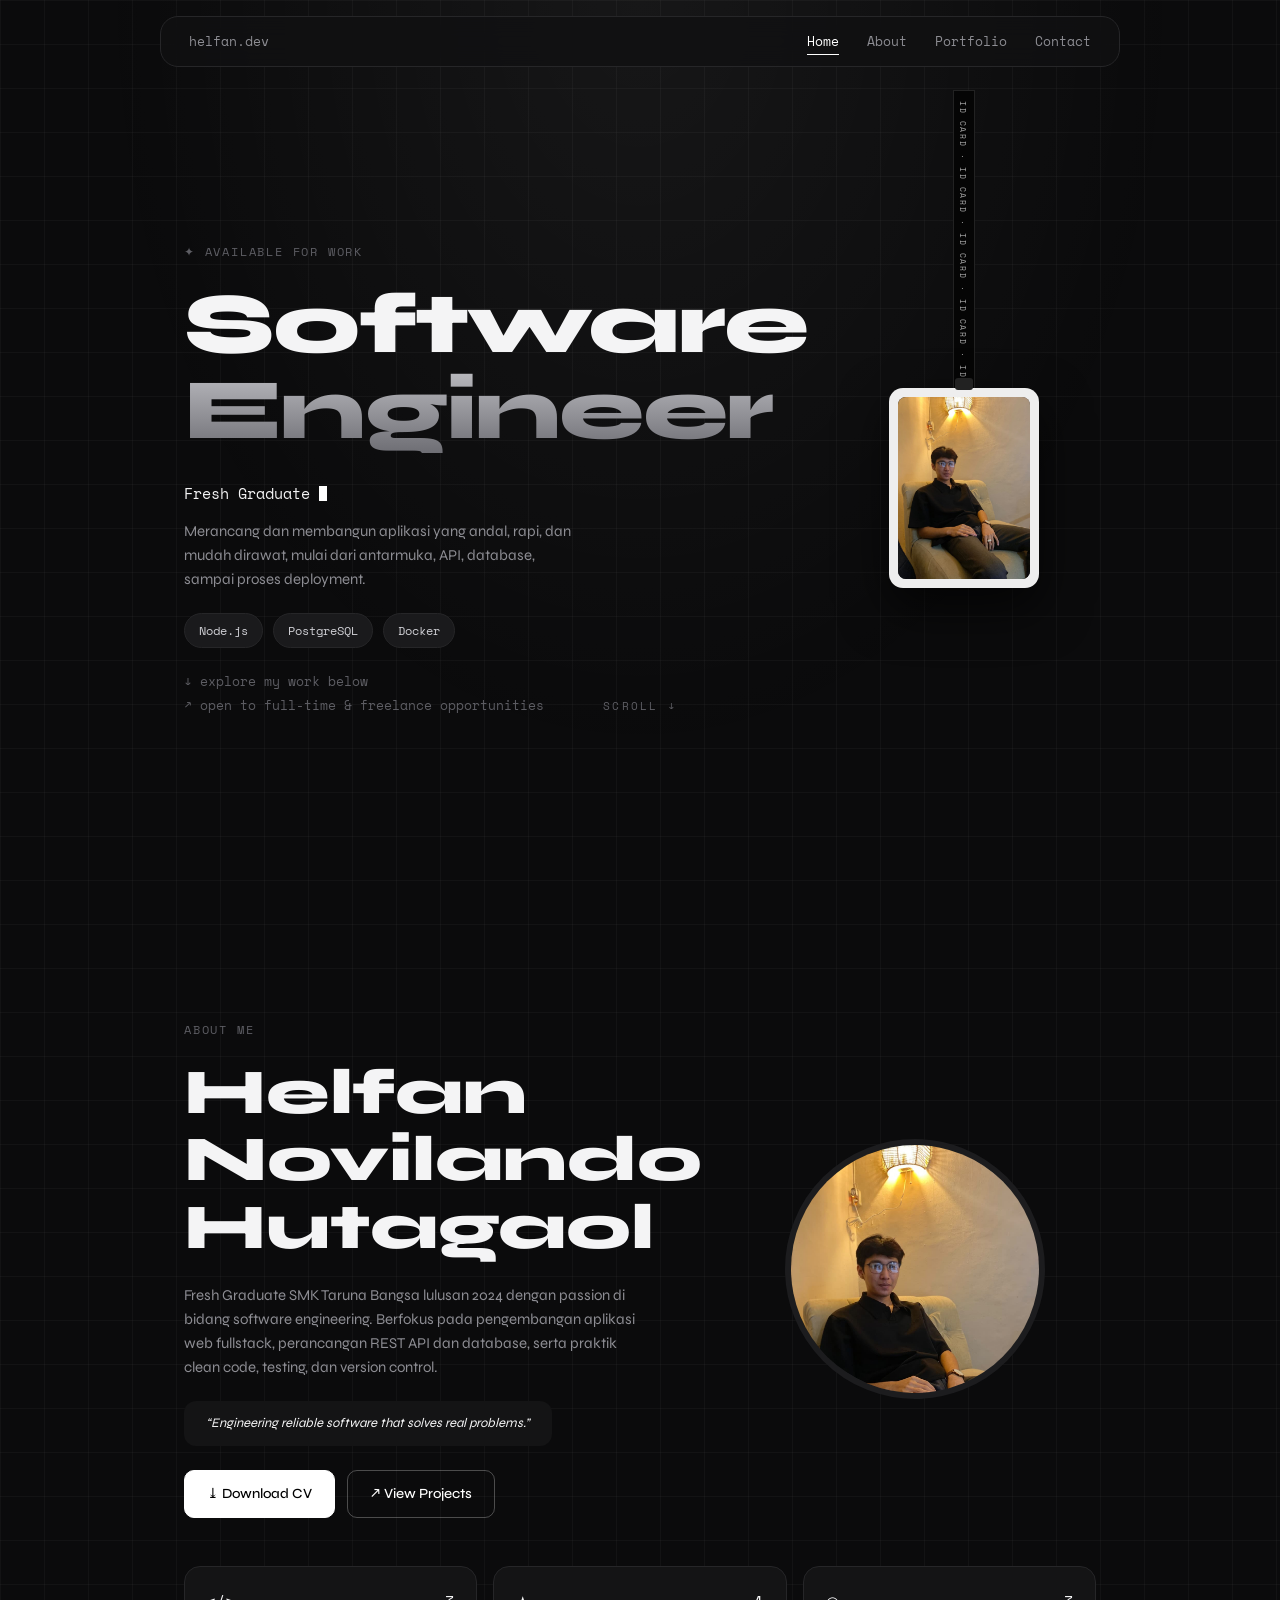
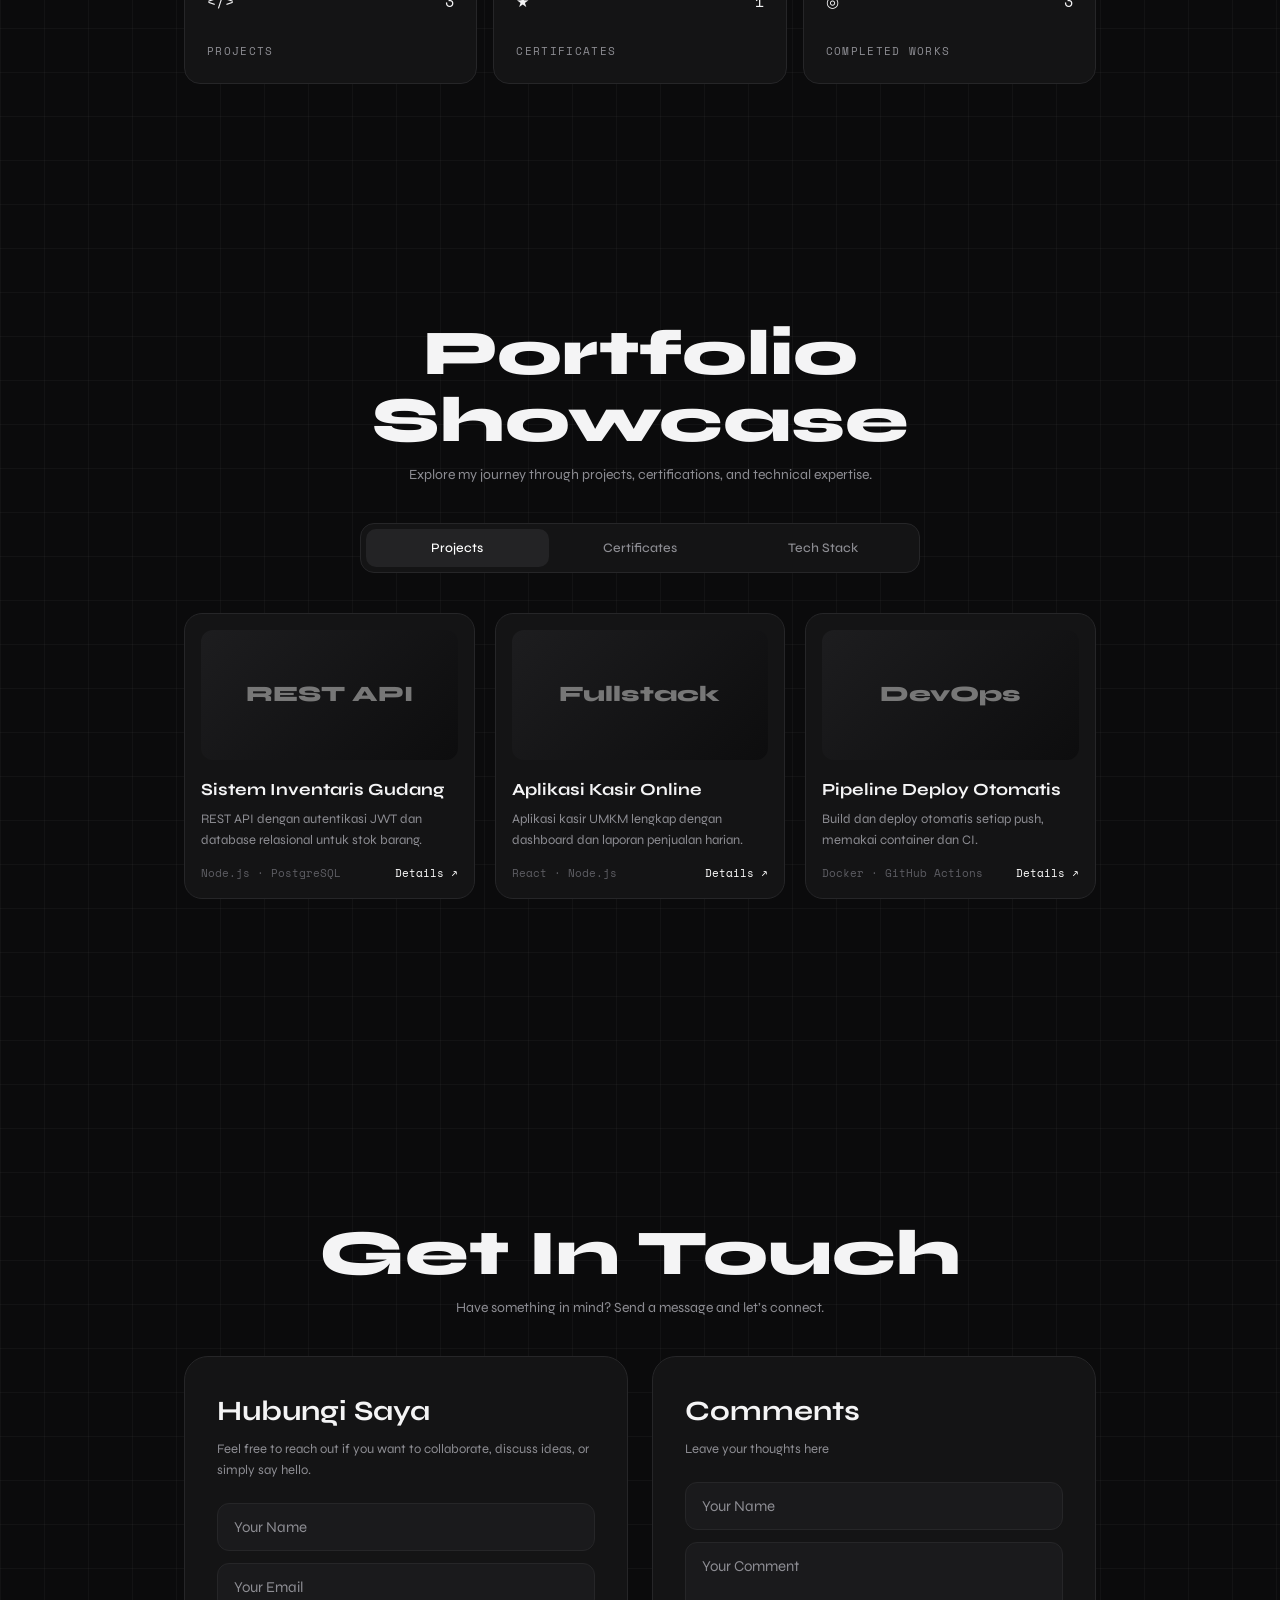
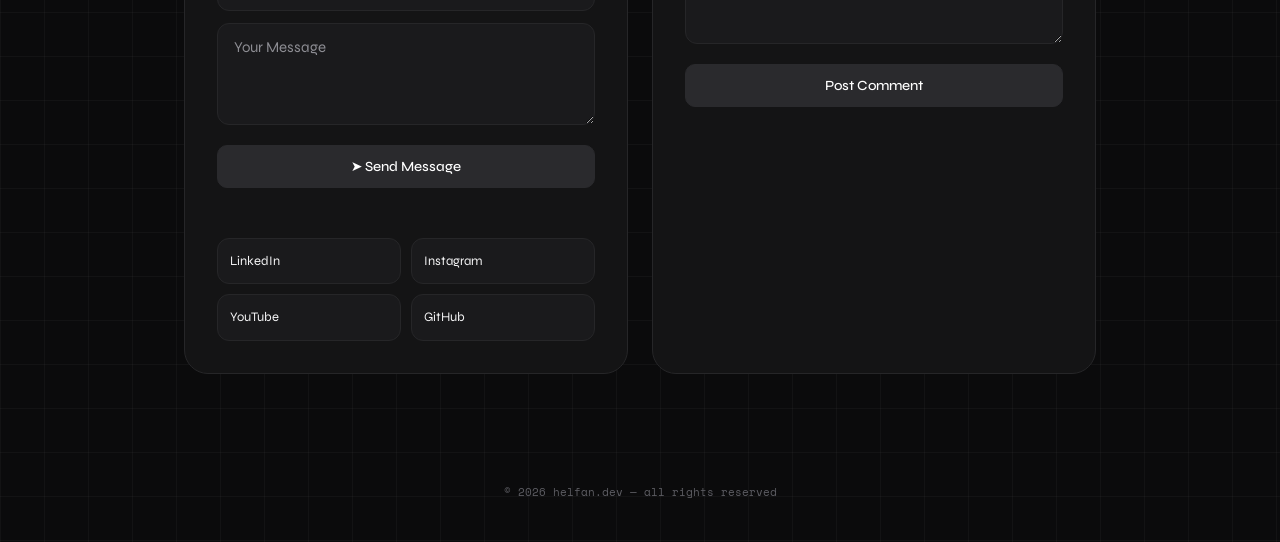
<file: index.html>
<!DOCTYPE html>
<html lang="id">

<head>
  <meta charset="utf-8">
  <meta name="viewport" content="width=device-width, initial-scale=1, viewport-fit=cover">
  <meta name="color-scheme" content="dark">

  <!-- ===== SEO (ganti NAMA.vercel.app dengan alamat situs lu setelah deploy) ===== -->
  <title>Helfan Novilando Hutagaol – Software Engineer</title>
  <meta name="description" content="Portofolio Helfan Novilando Hutagaol, software engineer lulusan SMK Taruna Bangsa. Lihat proyek engineering, sertifikat, dan kontak.">
  <link rel="canonical" href="https://NAMA.vercel.app/">
  <meta property="og:title" content="Helfan Novilando Hutagaol – Software Engineer">
  <meta property="og:description" content="Portofolio software engineer: web, API, dan database.">
  <meta property="og:type" content="website">
  <meta property="og:url" content="https://NAMA.vercel.app/">

  <!-- Tempel kode verifikasi Google Search Console di sini nanti:
       <meta name="google-site-verification" content="..."> -->

  <!-- ===== Font & CSS ===== -->
  <link rel="preconnect" href="https://fonts.googleapis.com">
  <link rel="preconnect" href="https://fonts.gstatic.com" crossorigin>
  <link href="https://fonts.googleapis.com/css2?family=Syne:wght@400;500;700;800&family=Space+Mono&display=swap" rel="stylesheet">
  <link rel="stylesheet" href="style.css">
</head>

<body>

  <!-- ================= NAVBAR ================= -->
  <nav>
    <span class="logo">helfan.dev</span>
    <ul>
      <li><a href="#home" class="on">Home</a></li>
      <li><a href="#about">About</a></li>
      <li><a href="#portfolio">Portfolio</a></li>
      <li><a href="#contact">Contact</a></li>
    </ul>
  </nav>


  <!-- ================= HOME ================= -->
  <section id="home">
    <div class="w">
      <div class="hero">

        <!-- Teks kiri -->
        <div>
          <div class="tag">✦ AVAILABLE FOR WORK</div>
          <h1>Software<span>Engineer</span></h1>
          <div class="role">Fresh Graduate <i></i></div>
          <p class="desc">
            Merancang dan membangun aplikasi yang andal, rapi, dan mudah dirawat,
            mulai dari antarmuka, API, database, sampai proses deployment.
          </p>
          <div class="pills">
            <span>Node.js</span>
            <span>PostgreSQL</span>
            <span>Docker</span>
          </div>
          <div class="hint">
            ↓ explore my work below<br>
            ↗ open to full-time &amp; freelance opportunities
          </div>
        </div>

        <!-- Kartu ID menggantung (kanan) -->
        <div class="lan">
          <div class="sw" id="sw">
            <div class="strap">ID CARD · ID CARD · ID CARD · ID CARD · ID CARD · ID CARD · ID CARD</div>
            <div class="card">
              <div class="foto-box">
                <!-- FOTO KARTU: pakai file foto.jpg di folder yang sama -->
                <img src="foto.jpg" alt="Foto Helfan Novilando Hutagaol" onerror="this.style.display='none'">
              </div>
            </div>
          </div>
        </div>

      </div>
      <div class="scroll">SCROLL ↓</div>
    </div>
  </section>


  <!-- ================= ABOUT ================= -->
  <section id="about">
    <div class="w">
      <div class="ab">

        <div>
          <div class="tag">ABOUT ME</div>
          <h2>Helfan Novilando Hutagaol</h2>
          <p>
            Fresh Graduate SMK Taruna Bangsa lulusan 2024 dengan passion di bidang software
            engineering. Berfokus pada pengembangan aplikasi web fullstack, perancangan REST API
            dan database, serta praktik clean code, testing, dan version control.
          </p>
          <div class="q">“Engineering reliable software that solves real problems.”</div>
          <div class="btns">
            <a class="b w1" href="#">⤓ Download CV</a>
            <a class="b" href="#portfolio">↗ View Projects</a>
          </div>
        </div>

        <!-- FOTO BULAT: pakai file foto.jpg yang sama -->
        <div class="av foto-box">
          <img src="foto.jpg" alt="Foto Helfan Novilando Hutagaol" onerror="this.style.display='none'">
        </div>

      </div>

      <!-- Statistik -->
      <div class="stats">
        <div class="st"><div><span>&lt;/&gt;</span><span>3</span></div><small>PROJECTS</small></div>
        <div class="st"><div><span>★</span><span>1</span></div><small>CERTIFICATES</small></div>
        <div class="st"><div><span>◎</span><span>3</span></div><small>COMPLETED WORKS</small></div>
      </div>
    </div>
  </section>


  <!-- ================= PORTFOLIO ================= -->
  <section id="portfolio" class="c">
    <div class="w">
      <h2>Portfolio Showcase</h2>
      <p class="sub">Explore my journey through projects, certifications, and technical expertise.</p>

      <div class="tabs" role="tablist">
        <button class="on" data-t="p1">Projects</button>
        <button data-t="p2">Certificates</button>
        <button data-t="p3">Tech Stack</button>
      </div>

      <!-- Tab: Projects (salin satu blok .pc untuk tambah proyek) -->
      <div class="pane on" id="p1">
        <div class="grid">
          <div class="pc">
            <div class="th">REST API</div>
            <h3>Sistem Inventaris Gudang</h3>
            <p>REST API dengan autentikasi JWT dan database relasional untuk stok barang.</p>
            <div class="f"><span>Node.js · PostgreSQL</span><a href="#">Details ↗</a></div>
          </div>
          <div class="pc">
            <div class="th">Fullstack</div>
            <h3>Aplikasi Kasir Online</h3>
            <p>Aplikasi kasir UMKM lengkap dengan dashboard dan laporan penjualan harian.</p>
            <div class="f"><span>React · Node.js</span><a href="#">Details ↗</a></div>
          </div>
          <div class="pc">
            <div class="th">DevOps</div>
            <h3>Pipeline Deploy Otomatis</h3>
            <p>Build dan deploy otomatis setiap push, memakai container dan CI.</p>
            <div class="f"><span>Docker · GitHub Actions</span><a href="#">Details ↗</a></div>
          </div>
        </div>
      </div>

      <!-- Tab: Certificates -->
      <div class="pane" id="p2">
        <div class="grid">
          <div class="pc">
            <div class="th">Sertifikat</div>
            <h3>Sertifikat PKL</h3>
            <p>Praktik Kerja Lapangan, Nama Perusahaan.</p>
            <div class="f"><span>2025</span><a href="#">Lihat ↗</a></div>
          </div>
        </div>
      </div>

      <!-- Tab: Tech Stack -->
      <div class="pane" id="p3">
        <div class="tech">
          <div><b>JS</b>JavaScript</div>
          <div><b>TS</b>TypeScript</div>
          <div><b>N</b>Node.js</div>
          <div><b>Py</b>Python</div>
          <div><b>⚛</b>React</div>
          <div><b>DB</b>PostgreSQL</div>
          <div><b>API</b>REST API</div>
          <div><b>D</b>Docker</div>
          <div><b>G</b>Git</div>
          <div><b>Li</b>Linux</div>
        </div>
      </div>
    </div>
  </section>


  <!-- ================= CONTACT ================= -->
  <section id="contact" class="c">
    <div class="w">
      <h2>Get In Touch</h2>
      <p class="sub">Have something in mind? Send a message and let’s connect.</p>

      <div class="ct">

        <!-- Form pesan -->
        <div class="bx">
          <h3>Hubungi Saya</h3>
          <p>Feel free to reach out if you want to collaborate, discuss ideas, or simply say hello.</p>
          <input id="n1" placeholder="Your Name" aria-label="Nama">
          <input id="e1" type="email" placeholder="Your Email" aria-label="Email">
          <textarea id="m1" rows="4" placeholder="Your Message" aria-label="Pesan"></textarea>
          <button class="b" id="send">➤ Send Message</button>
          <div class="msg" id="ok"></div>

          <!-- Link sosial: ganti href="#" dengan link asli -->
          <div class="soc">
            <a href="#">LinkedIn</a>
            <a href="#">Instagram</a>
            <a href="#">YouTube</a>
            <a href="#">GitHub</a>
          </div>
        </div>

        <!-- Komentar -->
        <div class="bx">
          <h3>Comments</h3>
          <p>Leave your thoughts here</p>
          <input id="n2" placeholder="Your Name" aria-label="Nama">
          <textarea id="c2" rows="4" placeholder="Your Comment" aria-label="Komentar"></textarea>
          <button class="b" id="post">Post Comment</button>
          <div class="cm" id="cm"></div>
        </div>

      </div>
    </div>
  </section>

  <footer>© 2026 helfan.dev — all rights reserved</footer>

  <script src="script.js"></script>
</body>

</html>
</file>
<file: style.css>
/* =====================================================
   1. VARIABEL (warna & font) — ubah tema dari sini
   ===================================================== */
:root {
  --bg:   #0b0b0c;
  --card: #141415;
  --card2:#1a1a1c;
  --line: #262628;
  --fg:   #f4f4f5;
  --mute: #8d8d93;
  --dim:  #5d5d63;

  --d: 'Syne', system-ui, sans-serif;
  --m: 'Space Mono', ui-monospace, monospace;

  color-scheme: dark;
  box-sizing: border-box;
  padding-top: env(safe-area-inset-top, 0px);
  padding-bottom: env(safe-area-inset-bottom, 0px);
}

/* =====================================================
   2. RESET & DASAR
   ===================================================== */
html { scroll-behavior: smooth; scroll-padding-top: 90px; }
* { box-sizing: border-box; margin: 0; }

body {
  background: var(--bg);
  color: var(--fg);
  font-family: var(--d);
  font-size: 16px;
  line-height: 1.6;
  overflow-x: hidden;
  /* garis grid halus */
  background-image:
    linear-gradient(#ffffff08 1px, transparent 1px),
    linear-gradient(90deg, #ffffff08 1px, transparent 1px);
  background-size: 44px 44px;
}

/* cahaya lembut di atas */
body::before {
  content: "";
  position: fixed;
  inset: 0;
  background: radial-gradient(ellipse at 50% 0, #ffffff0d, transparent 60%);
  pointer-events: none;
}

a { color: inherit; text-decoration: none; }
:focus-visible { outline: 2px solid #fff; outline-offset: 3px; }

.w { max-width: 960px; margin: 0 auto; padding: 0 24px; position: relative; }
section { padding: 120px 0 60px; min-height: 100vh; }
.c { text-align: center; }
.c p.sub { color: var(--mute); margin: 10px 0 36px; font-size: 14px; }

h2 { font-size: clamp(36px, 6.5vw, 64px); line-height: 1.05; font-weight: 800; }

/* =====================================================
   3. NAVBAR
   ===================================================== */
nav {
  position: fixed;
  top: calc(16px + env(safe-area-inset-top, 0px));
  left: 50%;
  transform: translateX(-50%);
  width: min(960px, calc(100% - 32px));
  z-index: 20;
  display: flex;
  justify-content: space-between;
  align-items: center;
  padding: 14px 28px;
  background: #111112d9;
  backdrop-filter: blur(12px);
  border: 1px solid var(--line);
  border-radius: 18px;
  font-family: var(--m);
  font-size: 13px;
}
nav .logo { color: var(--mute); }
nav ul { display: flex; gap: 28px; list-style: none; padding: 0; }
nav ul a {
  color: var(--mute);
  padding-bottom: 3px;
  border-bottom: 1px solid transparent;
  transition: color .2s;
}
nav ul a:hover,
nav ul a.on { color: #fff; }
nav ul a.on { border-color: #fff; }

/* =====================================================
   4. HOME / HERO
   ===================================================== */
#home { display: flex; align-items: center; }

.hero {
  display: grid;
  grid-template-columns: 1.2fr 1fr;
  gap: 24px;
  align-items: center;
  width: 100%;
}

.tag {
  font-family: var(--m);
  font-size: 12px;
  letter-spacing: .15em;
  color: var(--dim);
  margin-bottom: 20px;
}

.hero h1 {
  font-size: clamp(44px, 8.5vw, 86px);
  line-height: 1;
  font-weight: 800;
  letter-spacing: -.02em;
}
.hero h1 span {
  display: block;
  background: linear-gradient(180deg, #bdbdc2, #6e6e74);
  -webkit-background-clip: text;
  background-clip: text;
  color: transparent;
}

.role { font-family: var(--m); margin: 28px 0 14px; font-size: 15px; }
.role i {
  display: inline-block;
  width: 8px;
  height: 1em;
  background: #fff;
  vertical-align: -2px;
  animation: blink 1s steps(2) infinite;
}
@keyframes blink { 50% { opacity: 0; } }

.desc { color: var(--mute); max-width: 44ch; font-size: 15px; }

.pills { display: flex; gap: 10px; flex-wrap: wrap; margin: 22px 0; }
.pills span {
  font-family: var(--m);
  font-size: 12px;
  padding: 7px 14px;
  background: var(--card2);
  border: 1px solid var(--line);
  border-radius: 99px;
  color: #cfcfd4;
}

.hint { font-family: var(--m); font-size: 12.5px; color: var(--dim); line-height: 1.9; }

.scroll {
  position: absolute;
  bottom: 24px;
  left: 50%;
  transform: translateX(-50%);
  font-family: var(--m);
  font-size: 11px;
  letter-spacing: .2em;
  color: var(--dim);
}

/* =====================================================
   5. FOTO (dipakai di kartu ID & avatar About)
   Foto = file foto.jpg. Kalau file belum ada,
   otomatis tampil siluet.
   ===================================================== */
.foto-box {
  overflow: hidden;
  background:
    url("data:image/svg+xml,%3Csvg xmlns='http://www.w3.org/2000/svg' viewBox='0 0 100 90'%3E%3Ccircle cx='50' cy='30' r='17' fill='%23cfcfcf'/%3E%3Cpath d='M8 90c2-28 20-36 42-36s40 8 42 36z' fill='%232a2a2c'/%3E%3C/svg%3E") center bottom / 85% no-repeat,
    linear-gradient(120deg, #0d0d0e 40%, #555 55%, #111 70%);
}
.foto-box img {
  display: block;
  width: 100%;
  height: 100%;
  object-fit: cover;
  object-position: center top; /* ubah ke "center" kalau wajah terpotong */
}

/* =====================================================
   6. KARTU ID MENGGANTUNG
   ===================================================== */
.lan { position: relative; height: 520px; display: flex; justify-content: center; }

.sw {
  position: absolute;
  top: -130px;
  left: 50%;
  width: 240px;
  height: 560px;
  margin-left: -120px;
  transform-origin: 50% 0;
  animation: swing 5s ease-in-out infinite;
  touch-action: none;
  cursor: grab;
}
@keyframes swing {
  0%, 100% { transform: rotate(-3deg); }
  50%      { transform: rotate(3deg); }
}

.strap {
  position: absolute;
  left: 50%;
  top: 0;
  width: 22px;
  height: 300px;
  margin-left: -11px;
  background: #050505;
  border: 1px solid #222;
  font-family: var(--m);
  font-size: 8px;
  color: #aaa;
  writing-mode: vertical-rl;
  text-align: center;
  letter-spacing: .2em;
  line-height: 22px;
  overflow: hidden;
}

.card {
  position: absolute;
  left: 50%;
  top: 298px;
  width: 150px;
  height: 200px;
  margin-left: -75px;
  background: #eee;
  border-radius: 14px;
  padding: 9px;
  box-shadow: 0 20px 50px #000a;
}
.card::before { /* klip kartu */
  content: "";
  position: absolute;
  top: -10px;
  left: 50%;
  width: 18px;
  height: 12px;
  margin-left: -9px;
  background: #222;
  border-radius: 3px;
}
.card .foto-box { width: 100%; height: 100%; border-radius: 8px; }

/* =====================================================
   7. ABOUT
   ===================================================== */
.ab { display: grid; grid-template-columns: 1.3fr 1fr; gap: 32px; align-items: center; }
.ab p { color: var(--mute); margin: 22px 0; max-width: 52ch; font-size: 15px; }

.q {
  font-style: italic;
  font-size: 13px;
  background: var(--card);
  padding: 12px 22px;
  border-radius: 12px;
  display: inline-block;
  margin-bottom: 24px;
}

.av {
  width: min(260px, 70vw);
  aspect-ratio: 1;
  border-radius: 50%;
  margin: auto;
  border: 6px solid #1c1c1e;
}

.stats { display: grid; grid-template-columns: repeat(3, 1fr); gap: 16px; margin-top: 48px; }
.st {
  background: var(--card);
  border: 1px solid var(--line);
  border-radius: 16px;
  padding: 22px;
  display: flex;
  flex-direction: column;
  gap: 30px;
  transition: border-color .2s;
}
.st:hover { border-color: #444; }
.st div { display: flex; justify-content: space-between; font-family: var(--m); font-size: 15px; }
.st small { font-family: var(--m); font-size: 11px; letter-spacing: .12em; color: var(--mute); }

/* =====================================================
   8. TOMBOL
   ===================================================== */
.btns { display: flex; gap: 12px; flex-wrap: wrap; }
.b {
  display: inline-flex;
  gap: 8px;
  align-items: center;
  padding: 12px 22px;
  border-radius: 10px;
  font-weight: 500;
  font-size: 14px;
  border: 1px solid #fff4;
  background: none;
  color: #fff;
  font-family: var(--d);
  cursor: pointer;
  transition: transform .2s, background .2s;
}
.b.w1 { background: #fff; color: #000; border-color: #fff; }
.b:hover { transform: translateY(-2px); }

/* =====================================================
   9. PORTFOLIO (tab, proyek, tech stack)
   ===================================================== */
.tabs {
  display: flex;
  max-width: 560px;
  margin: 0 auto 40px;
  padding: 5px;
  background: var(--card);
  border: 1px solid var(--line);
  border-radius: 14px;
}
.tabs button {
  flex: 1;
  padding: 11px;
  border: 0;
  border-radius: 10px;
  background: none;
  color: var(--mute);
  font: 500 13px var(--d);
  cursor: pointer;
  transition: background .25s, color .25s;
}
.tabs button.on { background: #232325; color: #fff; }

.pane { display: none; }
.pane.on { display: block; animation: fadeIn .4s; }
@keyframes fadeIn { from { opacity: 0; transform: translateY(10px); } }

.grid { display: grid; grid-template-columns: repeat(auto-fill, minmax(250px, 1fr)); gap: 20px; text-align: left; }

.pc {
  background: var(--card);
  border: 1px solid var(--line);
  border-radius: 18px;
  padding: 16px;
  transition: transform .25s, border-color .25s;
}
.pc:hover { transform: translateY(-4px); border-color: #444; }
.pc h3 { font-size: 17px; }
.pc p  { color: var(--mute); font-size: 13px; margin: 6px 0 14px; }
.pc .f { display: flex; justify-content: space-between; font-family: var(--m); font-size: 11px; color: var(--dim); }
.pc .f a { color: #fff; }

.th {
  height: 130px;
  border-radius: 12px;
  background: linear-gradient(135deg, #1d1d1f, #0d0d0e);
  display: flex;
  align-items: center;
  justify-content: center;
  font-weight: 800;
  font-size: 22px;
  color: #777;
  margin-bottom: 16px;
}

.tech { display: grid; grid-template-columns: repeat(auto-fill, minmax(120px, 1fr)); gap: 14px; }
.tech div {
  background: var(--card);
  border: 1px solid var(--line);
  border-radius: 14px;
  padding: 26px 8px 18px;
  font-family: var(--m);
  font-size: 12px;
  color: var(--mute);
  transition: color .2s, transform .2s;
}
.tech div:hover { color: #fff; transform: translateY(-3px); }
.tech b { display: block; font: 800 26px var(--d); color: #ddd; margin-bottom: 8px; }

/* =====================================================
   10. CONTACT
   ===================================================== */
.ct { display: grid; grid-template-columns: 1fr 1fr; gap: 24px; text-align: left; }

.bx { background: var(--card); border: 1px solid var(--line); border-radius: 24px; padding: 32px; }
.bx h3 { font-size: 28px; font-weight: 700; }
.bx > p { color: var(--mute); font-size: 13px; margin: 6px 0 22px; }
.bx .b { width: 100%; justify-content: center; background: #2a2a2d; border-color: #2a2a2d; }

input, textarea {
  width: 100%;
  background: var(--card2);
  border: 1px solid var(--line);
  border-radius: 12px;
  padding: 14px 16px;
  color: #fff;
  font: 15px var(--d);
  margin-bottom: 12px;
  resize: vertical;
}
input::placeholder, textarea::placeholder { color: var(--mute); }
input:focus, textarea:focus { outline: none; border-color: #666; }

.msg { font-family: var(--m); font-size: 12px; color: #9ee6a8; min-height: 18px; margin-top: 10px; }

.soc { display: grid; grid-template-columns: 1fr 1fr; gap: 10px; margin-top: 22px; }
.soc a {
  padding: 12px;
  background: var(--card2);
  border: 1px solid var(--line);
  border-radius: 12px;
  font-size: 13px;
  transition: border-color .2s;
}
.soc a:hover { border-color: #666; }

.cm { margin-top: 18px; display: flex; flex-direction: column; gap: 10px; max-height: 220px; overflow: auto; }
.cm div { background: var(--card2); border-radius: 12px; padding: 12px 14px; font-size: 13px; }
.cm b { font-size: 13px; }
.cm span { display: block; color: var(--mute); margin-top: 2px; }

footer { text-align: center; padding: 50px 0 40px; font-family: var(--m); font-size: 11px; color: var(--dim); }

/* =====================================================
   11. RESPONSIF (HP) & ACCESSIBILITY
   ===================================================== */
@media (max-width: 760px) {
  .hero, .ab, .ct { grid-template-columns: 1fr; }
  .lan { height: 420px; }
  .stats { grid-template-columns: 1fr; }
  nav { padding: 12px 18px; }
  nav ul { gap: 14px; }
  .av { order: -1; }
  .scroll { display: none; }
}

@media (prefers-reduced-motion: reduce) {
  .sw, .role i { animation: none; }
  html { scroll-behavior: auto; }
}
</file>
